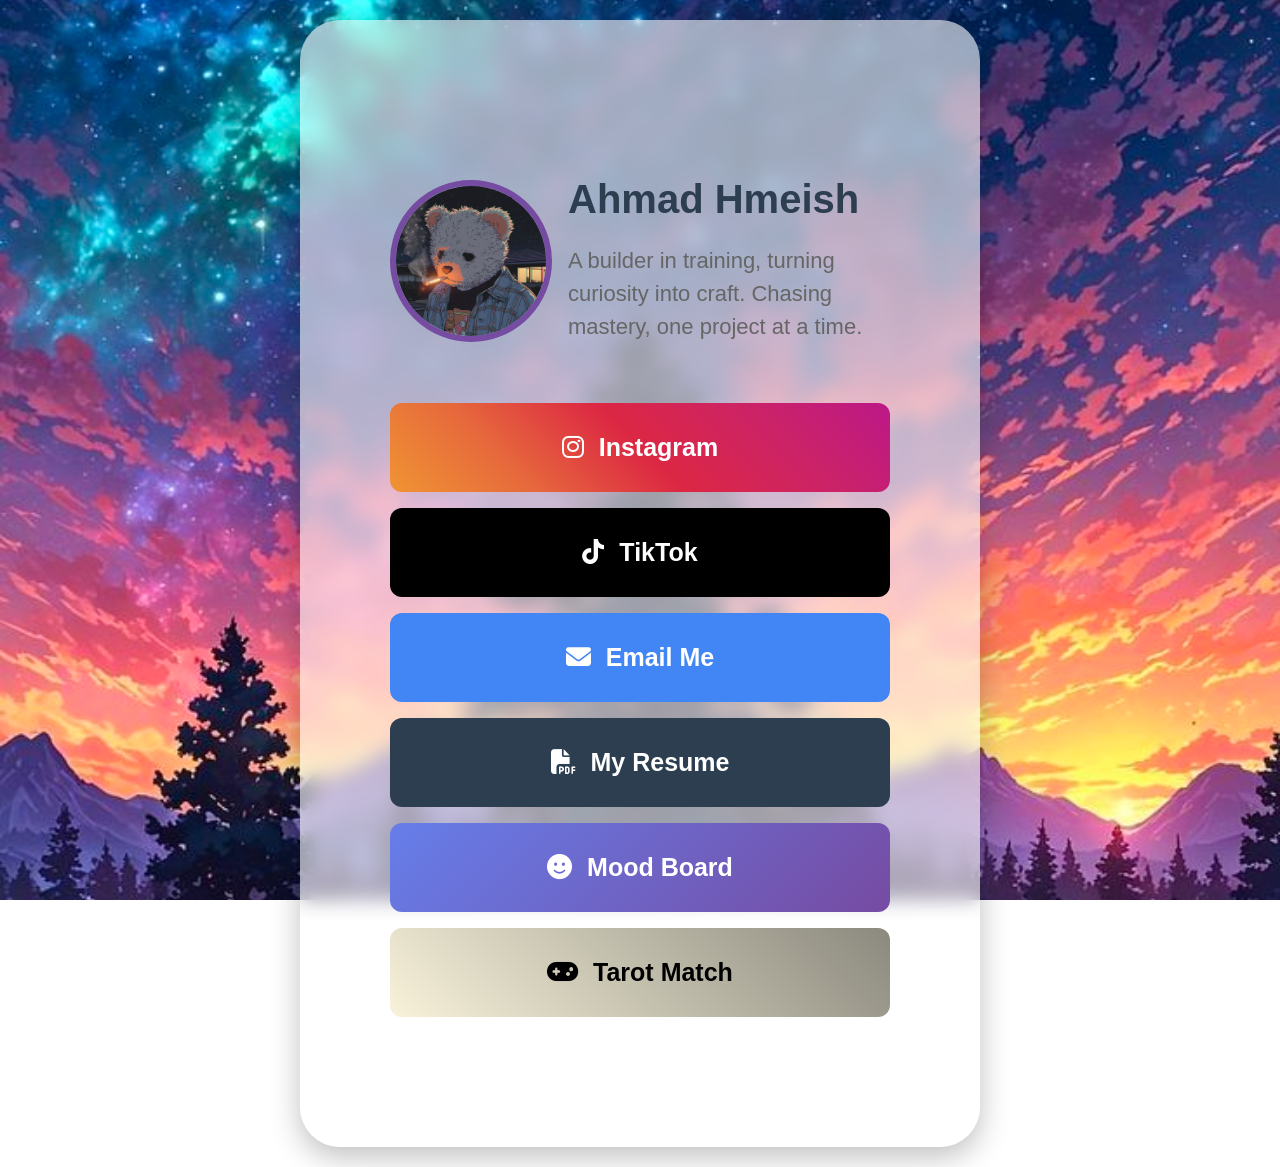
<file: index.html>
<!DOCTYPE html>
<html>
<head>
  <title>Ahmad Hmeish</title>
  <link rel="stylesheet" href="style.css">
  <link rel="stylesheet" href="https://cdnjs.cloudflare.com/ajax/libs/font-awesome/6.5.1/css/all.min.css">
</head>
<body>
  <div class="card">
    <div class="profile-header">
  <img src="profile.jpg" alt="Ahmad Hmeish" class="avatar">
  <div class="profile-text">
    <h1>Ahmad Hmeish</h1>
    <p>A builder in training, turning curiosity into craft. Chasing mastery, one project at a time.</p>
  </div>
    </div>
    <div class="links">
      <a href="https://www.instagram.com/ahmadhmeish?igsh=OW9zbDByamM4bGQy" target="_blank" class="link-btn instagram">
  <i class="fa-brands fa-instagram"></i> Instagram
</a>
<a href="https://www.tiktok.com/@ahmadhmesh?_r=1&_t=ZS-98vUszik9NY" target="_blank" class="link-btn tiktok">
  <i class="fa-brands fa-tiktok"></i> TikTok
</a>
<a href="mailto:ahmad.hmesh.04@gmail.com" class="link-btn email">
  <i class="fa-solid fa-envelope"></i> Email Me
</a>
<a href="resume.pdf" target="_blank" class="link-btn resume">
  <i class="fa-solid fa-file-pdf"></i> My Resume
</a>
<a href="mood.board/" class="link-btn mood">
  <i class="fa-solid fa-face-smile"></i> Mood Board
</a>
 <a href="tarot-match/" class="link-btn game">
  <i class="fa-solid fa-gamepad"></i> Tarot Match 
 </a>
    </div>
  </div>
</body>
</html>
</file>
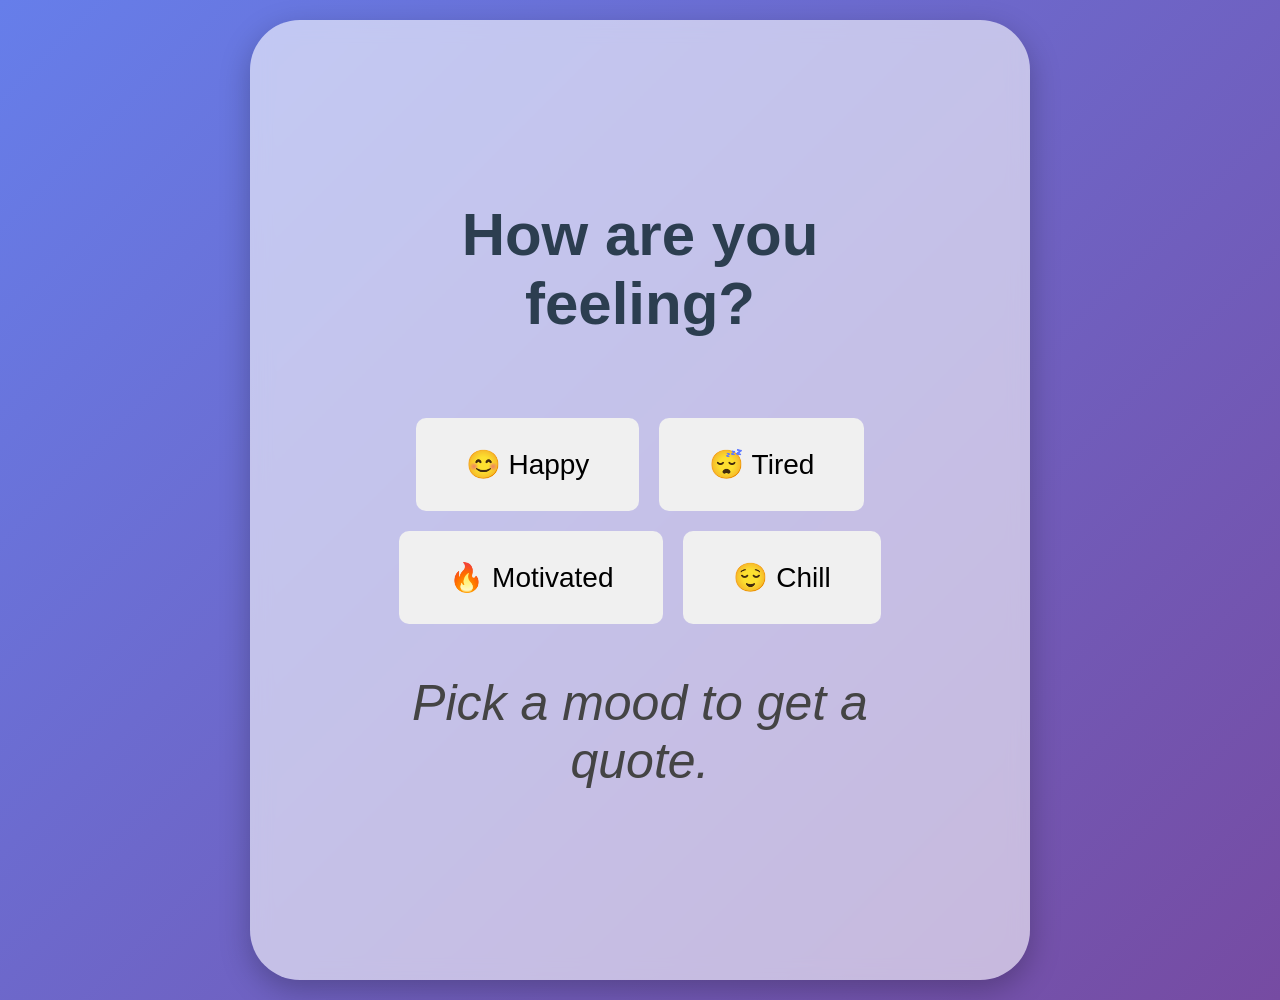
<file: mood.board/index.html>
<!DOCTYPE html>
<html>
<head>
  <title>Mood Board</title>
  <meta charset="UTF-8">
  <link rel="stylesheet" href="style.css">
</head>
<body id="page">
  <div class="card">
    <h1>How are you feeling?</h1>
    <div class="moods">
      <button onclick="setMood('happy')">😊 Happy</button>
      <button onclick="setMood('tired')">😴 Tired</button>
      <button onclick="setMood('motivated')">🔥 Motivated</button>
      <button onclick="setMood('chill')">😌 Chill</button>
    </div>
    <p id="quote">Pick a mood to get a quote.</p>
  </div>

  <script src="script.js"></script>
</body>
</html>
</file>
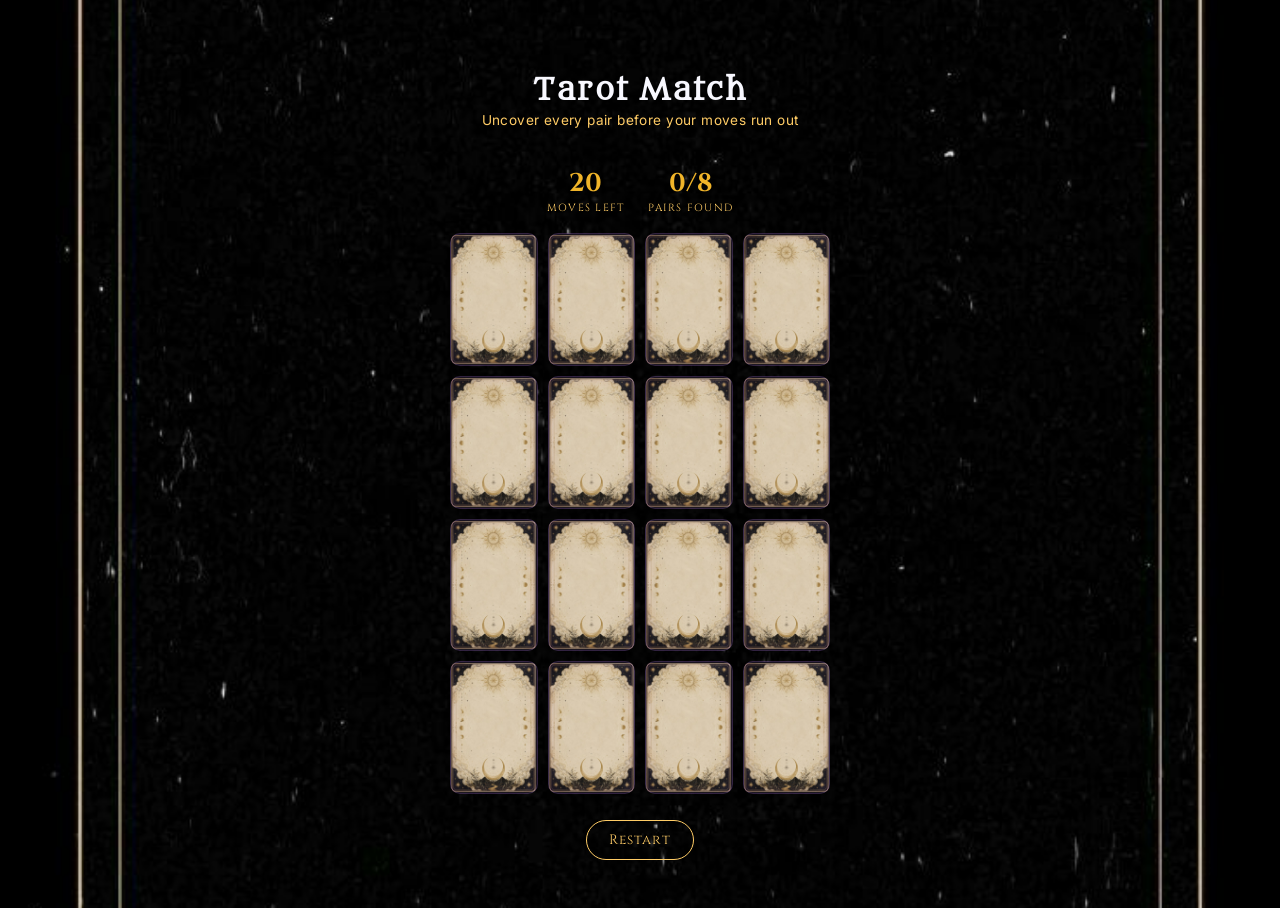
<file: tarot-match/index.html>
<!DOCTYPE html>
<html lang="en">
<head>
<meta charset="UTF-8">
<meta name="viewport" content="width=device-width, initial-scale=1.0, maximum-scale=1.0">
<title>Tarot Match</title>
  <link rel="manifest" href="manifest.json">
<meta name="theme-color" content="#150b23">
<link rel="apple-touch-icon" href="icons/icon.png">
<link rel="preconnect" href="https://fonts.googleapis.com">
  <link href="https://fonts.googleapis.com/css2?family=Cinzel:wght@500;700&family=Inter:wght@400;600&family=Metamorphous&display=swap" rel="stylesheet">
<style>
  :root {
    --bg: #150b23;
    --bg-glow: #241238;
    --surface: #2a1245;
    --surface-2: #3d1f5c;
    --accent: #a855f7;
    --accent-bright: #c084fc;
    --gold: #f0b429;
    --text: #e9e1f5;
    --text-dim: #ffcc66;
  }

  * { box-sizing: border-box; }

  body {
    margin: 0;
    min-height: 100vh;
    background:
      url('images/bg3.jpg') center / cover no-repeat;
    font-family: 'Inter', sans-serif;
    color: var(--text);
    display: flex;
    flex-direction: column;
    align-items: center;
    padding: 24px 16px 48px;
  }

  header {
    text-align: center;
    margin-top: 48px;
    margin-bottom: 20px;
  }

  h1 {
    font-family: 'Metamorphous', serif;
    font-weight: 700;
    font-size: 1.8rem;
    letter-spacing: 0.04em;
    margin: 0 0 4px;
    background: ghostwhite;
    -webkit-background-clip: text;
    background-clip: text;
    color: transparent;
  }

  .subtitle {
    color: var(--text-dim);
    font-size: 0.85rem;
    letter-spacing: 0.03em;
  }

  .status-bar {
    display: flex;
    gap: 24px;
    margin: 18px 0;
    font-family: 'Cinzel', serif;
  }

  .stat {
    text-align: center;
  }

  .stat .value {
    font-size: 1.6rem;
    font-weight: 700;
    color: var(--gold);
    transition: transform 0.15s ease;
  }

  .stat .label {
    font-size: 0.65rem;
    text-transform: uppercase;
    letter-spacing: 0.12em;
    color: var(--text-dim);
  }

  .stat.pulse .value {
    transform: scale(1.25);
  }

  .board {
    display: grid;
    grid-template-columns: repeat(4, 1fr);
    gap: 10px;
    width: 100%;
    max-width: 380px;
  }

  .card {
    aspect-ratio: 2.8 / 4.25;
    perspective: 800px;
    cursor: pointer;
  }

  .card-inner {
    position: relative;
    width: 100%;
    height: 100%;
    transition: transform 0.5s cubic-bezier(0.4, 0.2, 0.2, 1);
    transform-style: preserve-3d;
  }

  .card.flipped .card-inner,
  .card.matched .card-inner {
    transform: rotateY(180deg);
  }

  .card-face {
    position: absolute;
    inset: 0;
    backface-visibility: hidden;
    border-radius: 10px;
    display: flex;
    align-items: center;
    justify-content: center;
  }

  .card-back {
    background:
      url('images/cardbg.jpg') center / cover no-repeat;
    border: 1px solid rgba(192, 132, 252, 0.25);
    box-shadow: inset 0 0 12px rgba(168, 85, 247, 0.15);
  }

  

  .card-front {
    background: linear-gradient(155deg, #4a1f70, #2a1245);
    transform: rotateY(180deg);
    font-size: 2rem;
    color: var(--accent-bright);
    border: 1px solid rgba(192, 132, 252, 0.3);
  }

  .card.matched .card-front {
    color: var(--gold);
    background: linear-gradient(155deg, #4a3410, #2a1a08);
    border-color: rgba(240, 180, 41, 0.5);
    box-shadow: 0 0 16px rgba(240, 180, 41, 0.35);
  }

  .card.matched {
    animation: settle 0.4s ease;
  }

  @keyframes settle {
    0% { transform: scale(1); }
    50% { transform: scale(1.06); }
    100% { transform: scale(1); }
  }

  @media (prefers-reduced-motion: reduce) {
    .card-inner { transition: none; }
    .card.matched { animation: none; }
  }

  .restart-btn {
    margin-top: 26px;
    background: transparent;
    border: 1px solid #ffcc66;
    color: #ffcc66;
    font-family: 'Cinzel', serif;
    font-size: 0.85rem;
    letter-spacing: 0.08em;
    padding: 10px 22px;
    border-radius: 999px;
    cursor: pointer;
    transition: background 0.2s ease, color 0.2s ease;
  }

  .restart-btn:hover,
  .restart-btn:focus-visible {
    background: var(--accent);
    color: #150b23;
  }

  .restart-btn:focus-visible {
    outline: 2px solid var(--gold);
    outline-offset: 2px;
  }

  .card:focus-visible .card-inner {
    outline: 2px solid var(--gold);
    outline-offset: 3px;
    border-radius: 10px;
  }

  .overlay {
    position: fixed;
    inset: 0;
    background: rgba(10, 5, 18, 0.88);
    display: none;
    align-items: center;
    justify-content: center;
    flex-direction: column;
    text-align: center;
    padding: 24px;
    z-index: 10;
  }

  .overlay.show { display: flex; }

  .overlay h2 {
    font-family: 'Cinzel', serif;
    font-size: 1.6rem;
    margin-bottom: 8px;
  }

  .overlay.win h2 { color: var(--gold); }
  .overlay.lose h2 { color: var(--accent-bright); }

  .overlay p {
    color: var(--text-dim);
    margin-bottom: 20px;
  }

  .card-img {
  width: 100%;
  height: 100%;
  object-fit: contain;
  border-radius: 9px;
  }
  
</style>
</head>
<body>

<header>
  <h1>Tarot Match</h1>
  <div class="subtitle">Uncover every pair before your moves run out</div>
</header>

<div class="status-bar">
  <div class="stat" id="movesStat">
    <div class="value" id="movesValue">20</div>
    <div class="label">Moves Left</div>
  </div>
  <div class="stat" id="pairsStat">
    <div class="value" id="pairsValue">0/8</div>
    <div class="label">Pairs Found</div>
  </div>
</div>

<div class="board" id="board"></div>

<button class="restart-btn" id="restartBtn">Restart</button>

<div class="overlay" id="overlay">
  <h2 id="overlayTitle"></h2>
  <p id="overlayText"></p>
  <button class="restart-btn" id="overlayRestartBtn">Play Again</button>
</div>

<script>
  // ---- Game config ----
  const SYMBOLS = ['fool.jpg', 'hermit.jpg', 'priestess.jpg', 'magician.jpg', 'lovers.jpg', 'star.jpg', 'sun.jpg', 'moon.jpg' ]; // 8 rune symbols = 8 pairs
  const STARTING_MOVES = 20;

  // ---- Game state ----
  let cards = [];          // array of { id, symbol, flipped, matched }
  let flippedIds = [];     // ids of currently face-up (unmatched) cards
  let movesLeft = STARTING_MOVES;
  let pairsFound = 0;
  let lockBoard = false;   // prevents clicks while a mismatch is being shown

  // ---- DOM refs ----
  const boardEl = document.getElementById('board');
  const movesValueEl = document.getElementById('movesValue');
  const movesStatEl = document.getElementById('movesStat');
  const pairsValueEl = document.getElementById('pairsValue');
  const overlayEl = document.getElementById('overlay');
  const overlayTitleEl = document.getElementById('overlayTitle');
  const overlayTextEl = document.getElementById('overlayText');

  // Shuffle helper (Fisher-Yates)
  function shuffle(array) {
    for (let i = array.length - 1; i > 0; i--) {
      const j = Math.floor(Math.random() * (i + 1));
      [array[i], array[j]] = [array[j], array[i]];
    }
    return array;
  }

  function buildDeck() {
    const pairSymbols = shuffle([...SYMBOLS, ...SYMBOLS]);
    return pairSymbols.map((symbol, index) => ({
      id: index,
      symbol,
      flipped: false,
      matched: false
    }));
  }

  function renderBoard() {
    boardEl.innerHTML = '';
    cards.forEach(card => {
      const cardEl = document.createElement('div');
      cardEl.className = 'card' + (card.flipped ? ' flipped' : '') + (card.matched ? ' matched' : '');
      cardEl.tabIndex = 0;
      cardEl.setAttribute('role', 'button');
      cardEl.setAttribute('aria-label', card.matched ? `Matched tarot card: ${card.symbol.replace('.jpg', '')}` : 'Hidden tarot card');

      cardEl.innerHTML = `
  <div class="card-inner">
    <div class="card-face card-back"></div>
    <div class="card-face card-front">
      <img src="images/${card.symbol}" class="card-img" alt="tarot card">
    </div>
  </div>
      `;

      cardEl.addEventListener('click', () => handleCardClick(card.id));
      cardEl.addEventListener('keydown', e => {
        if (e.key === 'Enter' || e.key === ' ') {
          e.preventDefault();
          handleCardClick(card.id);
        }
      });

      boardEl.appendChild(cardEl);
    });
  }

  function updateStats() {
    movesValueEl.textContent = movesLeft;
    pairsValueEl.textContent = `${pairsFound}/${SYMBOLS.length}`;
    movesStatEl.classList.add('pulse');
    setTimeout(() => movesStatEl.classList.remove('pulse'), 150);
  }

  function handleCardClick(id) {
    if (lockBoard) return;

    const card = cards.find(c => c.id === id);
    if (!card || card.flipped || card.matched) return;

    card.flipped = true;
    flippedIds.push(id);
    renderBoard();

    if (flippedIds.length === 2) {
      lockBoard = true;
      movesLeft--;
      updateStats();
      checkForMatch();
    }
  }

  function checkForMatch() {
    const [firstId, secondId] = flippedIds;
    const first = cards.find(c => c.id === firstId);
    const second = cards.find(c => c.id === secondId);

    const isMatch = first.symbol === second.symbol;

    setTimeout(() => {
      if (isMatch) {
        first.matched = true;
        second.matched = true;
        pairsFound++;
      } else {
        first.flipped = false;
        second.flipped = false;
      }

      flippedIds = [];
      lockBoard = false;
      renderBoard();
      updateStats();
      checkGameEnd();
    }, isMatch ? 400 : 800);
  }

  function checkGameEnd() {
    if (pairsFound === SYMBOLS.length) {
      showOverlay('win');
    } else if (movesLeft === 0) {
      showOverlay('lose');
    }
  }

  function showOverlay(result) {
    overlayEl.className = 'overlay show ' + result;
    if (result === 'win') {
      overlayTitleEl.textContent = 'The Reading Is Complete';
      overlayTextEl.textContent = `You matched all ${SYMBOLS.length} pairs with ${movesLeft} moves to spare.`;
    } else {
      overlayTitleEl.textContent = 'Out of Moves';
      overlayTextEl.textContent = `You found ${pairsFound} of ${SYMBOLS.length} pairs. The cards return to the shadows.`;
    }
  }

  function startGame() {
    cards = buildDeck();
    flippedIds = [];
    movesLeft = STARTING_MOVES;
    pairsFound = 0;
    lockBoard = false;
    overlayEl.className = 'overlay';
    renderBoard();
    updateStats();
  }

  document.getElementById('restartBtn').addEventListener('click', startGame);
  document.getElementById('overlayRestartBtn').addEventListener('click', startGame);

  startGame();
</script>
  <script>
  if ('serviceWorker' in navigator) {
    window.addEventListener('load', () => {
      navigator.serviceWorker.register('service-worker.js');
    });
  }
  </script>

</body>
</html>
</file>
<file: style.css>
body {
  font-family: Arial, sans-serif;
  background: url('background.jpg');
background-size: cover;
background-position: center;
background-attachment: fixed;
  color: #333;
  display: flex;
  justify-content: center;
  align-items: center;
  min-height: 100vh;
  margin: 0;
  padding: 20px;
  box-sizing: border-box;
}

.card {
  background: rgba(255, 255, 255, 0.60);
  backdrop-filter: blur(10px);
  border-radius: 40px;
  padding: 130px 90px;
  text-align: center;
  box-shadow: 0 10px 30px rgba(0, 0, 0, 0.25);
  max-width: 500px;
  width: 95%;
}

.avatar {
  width: 150px;
  height: 150px;
  border-radius: 50%;
  object-fit: cover;
  margin: 0 auto;
  display: block;
  border: 6px solid #764ba2;
}

h1 {
  color: #2c3e50;
  margin-bottom: 8px;
  font-size: 40px;
}

p {
  font-size: 22px;
  line-height: 1.5;
  color: #666;
  margin-bottom: 30px;
}

.links {
  display: flex;
  flex-direction: column;
  gap: 16px;
}

.link-btn {
  display: block;
  text-decoration: none;
  padding: 30px;
  font-size: 25px;
  border-radius: 12px;
  font-weight: bold;
  transition: transform 0.15s ease, opacity 0.15s ease;
}

.link-btn:active {
  transform: scale(0.96);
}

.instagram {
  background: linear-gradient(45deg, #f09433, #e6683c, #dc2743, #cc2366, #bc1888);
  color: white;
}

.tiktok {
  background: #000;
  color: white;
}

.email {
  background: #4285F4;
  color: white;
}

.resume {
  background: #2c3e50;
  color: white;
}

.mood {
  background: linear-gradient(135deg, #667eea, #764ba2);
  color: white;
}

.game {
  background: linear-gradient(45deg, #f8f2da, #8b897e);
  color: black;
}

.profile-header {
  display: flex;
  align-items: center;
  gap: 16px;
  text-align: left;
  margin-bottom: 30px;
}

.profile-text {
  text-align: left;
}

.link-btn i {
  margin-right: 8px;
}
</file>
<file: mood.board/style.css>
body {
  font-family: Arial, sans-serif;
  display: flex;
  justify-content: center;
  align-items: center;
  min-height: 100vh;
  margin: 0;
  padding: 20px;
  box-sizing: border-box;
  background: linear-gradient(135deg, #667eea, #764ba2);
  transition: background 0.4s ease;
}

.card {
  background: rgba(256, 256, 256, 0.60);
  backdrop-filter: blur(10px);
  border-radius: 50px;
  padding: 140px 140px;
  text-align: center;
  box-shadow: 0 10px 30px rgba(0, 0, 0, 0.25);
  max-width: 500px;
  width: 95%;
}

h1 {
  color: #2c3e50;
  font-size: 60px;
  margin-bottom: 80px;
}

.moods {
  display: flex;
  flex-wrap: wrap;
  gap: 20px;
  justify-content: center;
  margin-bottom: 30px;
}

button {
  padding: 30px 50px;
  border: none;
  border-radius: 10px;
  background: #f0f0f0;
  font-size: 28px;
  cursor: pointer;
}

button:active {
  transform: scale(0.95);
}

#quote {
  font-size: 50px;
  color: #444;
  font-style: italic;
  min-height: 40px;
}
</file>
